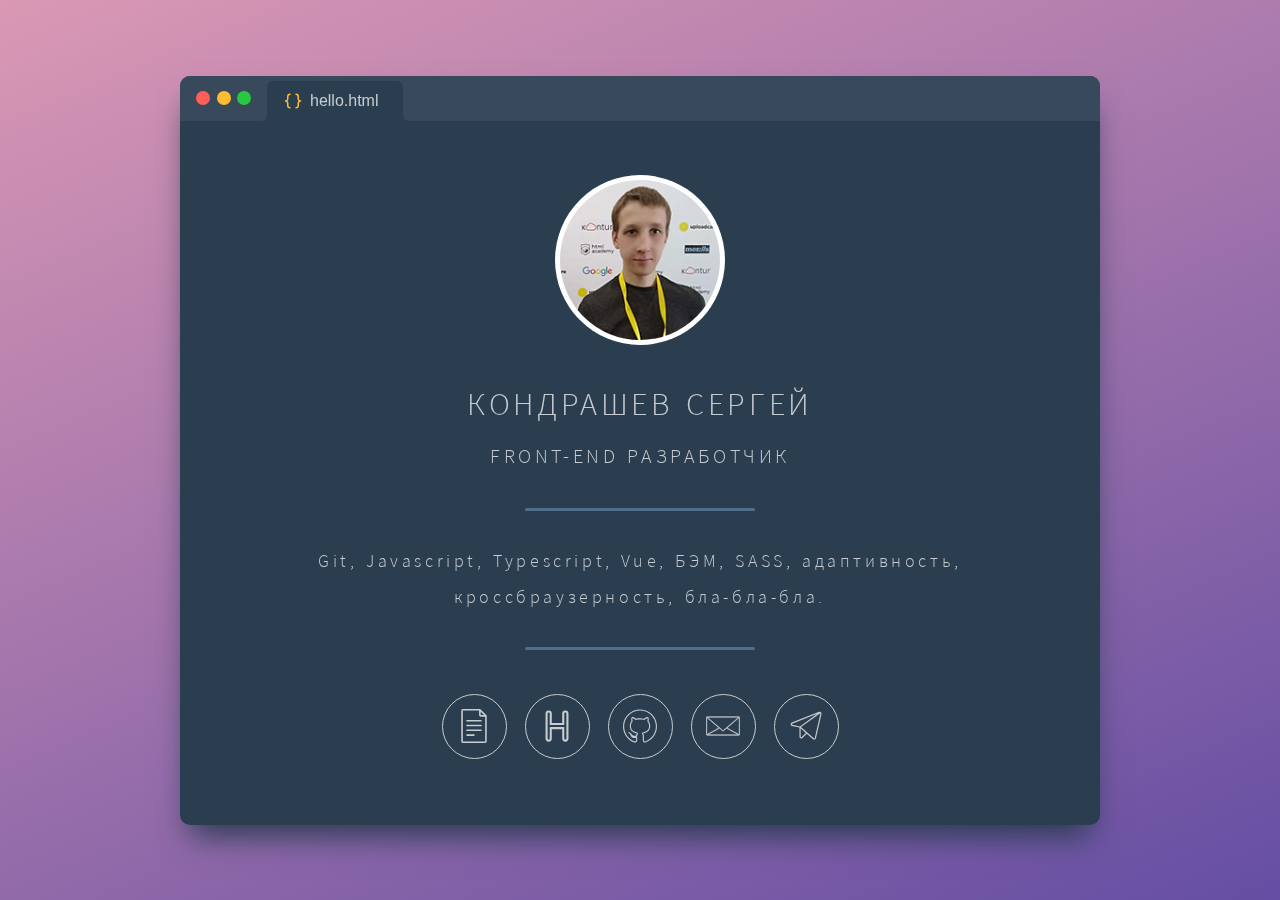
<file: index.html>
<!DOCTYPE HTML>
<html>
	<head>
		<meta charset="utf-8">
		<meta name="viewport" content="width=device-width, initial-scale=1">
    <title>Кондрашев Сергей — front-end разработчик</title>
		<link rel="stylesheet" href="css/main.css">
    <meta content="#2b3e50" name="theme-color">
    <meta name="author" content="Кондрашев Сергей">
    <meta name="description" content="Front-end разработка. Кроссбраузерная, адаптивная верстка по современным стандартам.">
    <meta name="keywords" content="Front-end, HTML-верстка">
    <meta property="og:type" content="website">
    <meta property="og:title" content="Кондрашев Сергей — Front-end разработчик">
		<meta property="og:description" content="Кроссбраузерная, адаптивная верстка по современным стандартам.">
    <meta property="og:url" content="https://dudd1ts.github.io">
    <link rel="icon" href="/favicon.ico" sizes="any">
    <link rel="icon" href="/img/favicons/icon.svg" type="image/svg+xml">
    <link rel="apple-touch-icon" href="/img/favicons/apple-touch-icon.png">
    <link rel="manifest" href="/manifest.webmanifest">
	</head>
	<body class="is-loading no-js">
		<svg xmlns="http://www.w3.org/2000/svg" style="display: none;">
      <symbol id="file" viewBox="0 0 512 512"><path d="M447.933 103.63c-.034-3.077-1.224-6.09-3.485-8.353L352.683 3.51l-.01-.007C350.504 1.338 347.51 0 344.205 0H89.278C75.36 0 64.04 11.32 64.04 25.237v461.525C64.04 500.678 75.36 512 89.277 512H422.72c13.917 0 25.238-11.32 25.238-25.238v-383.01c.002-.043-.02-.08-.025-.123zm-91.74-62.7l50.835 50.835h-49.572c-.695 0-1.262-.567-1.262-1.262V40.93zm67.79 445.833c0 .695-.566 1.26-1.26 1.26H89.277c-.695 0-1.26-.565-1.26-1.26V25.237c0-.695.565-1.26 1.26-1.26h242.94v66.526c0 13.916 11.322 25.24 25.24 25.24h66.526v371.02z"/><path d="M362.088 164.014H149.912c-6.62 0-11.988 5.367-11.988 11.988 0 6.62 5.368 11.988 11.988 11.988h212.175c6.62 0 11.988-5.368 11.988-11.988 0-6.62-5.368-11.988-11.987-11.988zM362.088 236.353H149.912c-6.62 0-11.988 5.368-11.988 11.988 0 6.62 5.368 11.99 11.988 11.99h212.175c6.62 0 11.988-5.37 11.988-11.99s-5.368-11.987-11.987-11.987zM362.088 308.69H149.912c-6.62 0-11.988 5.37-11.988 11.99s5.368 11.987 11.988 11.987h212.175c6.62 0 11.988-5.367 11.988-11.988 0-6.62-5.368-11.99-11.987-11.99zM256 381.03H149.912c-6.62 0-11.988 5.37-11.988 11.99s5.368 11.987 11.988 11.987H256c6.62 0 11.988-5.367 11.988-11.988 0-6.622-5.368-11.99-11.988-11.99z"/></symbol>
      <symbol id="envelope" viewBox="0 0 128 128"><path d="M124 29H4c-1.7 0-3 1.3-3 3v63.8C1 97.6 2.4 99 4.2 99h119.6c1.8 0 3.2-1.4 3.2-3.2V32c0-1.7-1.3-3-3-3zm.9 67.3L79.1 71.1 125 32.2v63.6c0 .2 0 .3-.1.5zM3 95.8V32.2l45.9 38.9L3.1 96.2c-.1-.1-.1-.3-.1-.4zm61.6-15.1c-.3.3-.9.3-1.3 0L4.7 31h118.6L64.6 80.7zm-14-8.2l11.5 9.8c.6.4 1.3.7 1.9.7.7 0 1.4-.2 1.9-.7l11.5-9.7L122.1 97H5.8l44.8-24.5z"/></symbol>
      <symbol id="github" viewBox="0 0 24 24"><path d="M8.567 23.695c-.146 0-.294-.023-.44-.068l-.136-.045C3.22 21.882.02 17.345.02 12.286.02 5.68 5.393.306 12 .306c6.608 0 11.982 5.374 11.982 11.98 0 5.11-3.242 9.66-8.066 11.327l-.13.038c-.128.03-.242.044-.355.044-.797 0-1.446-.648-1.446-1.446V19.31c0-.688-.125-1.168-.373-1.426-.202-.21-.27-.517-.176-.796.093-.277.33-.48.618-.528 2.92-.482 4.342-1.956 4.342-4.504 0-1.19-.318-2.16-.95-2.88-.156-.18-.223-.426-.18-.66.175-.995.147-1.655.065-1.975-.342.047-.996.243-2.07 1-.18.13-.418.176-.638.124-.757-.174-1.625-.265-2.572-.27h-.103c-.943.004-1.81.096-2.576.27-.2.046-.45.004-.632-.128-1.133-.796-1.786-.97-2.066-1.006-.083.315-.114.98.064 1.988.043.233-.022.472-.18.655-.632.725-.952 1.693-.952 2.882 0 2.548 1.42 4.022 4.34 4.504.29.046.528.248.622.528.094.278.025.584-.18.797-.18.188-.296.497-.346.917-.036.304-.247.562-.54.658-.025.008-.05.017-.078.024.11.028.214.08.303.153.183.147.29.37.29.61v1.946c0 .853-.65 1.502-1.448 1.502zM12 1.097C5.83 1.097.812 6.117.812 12.287c0 4.724 2.99 8.962 7.44 10.546l.12.04c.06.02.13.03.196.03.362 0 .656-.294.656-.655V20.25c-.365.078-.912.168-1.424.168-.405 0-.726-.057-.953-.167-.748-.357-1.13-.803-1.516-1.762-.178-.447-.475-.823-.906-1.15l-1.257-.95 1.558.244c.318.05.585.19.772.407.123.14.255.322.394.517.477.664 1.082 1.49 2.078 1.396.52-.054.954-.137 1.29-.244.066-.593.255-1.056.557-1.372-3.272-.536-5.002-2.365-5.002-5.282 0-1.386.386-2.53 1.146-3.402-.11-.607-.314-2.094.126-2.74l.092-.135.16-.032c.05-.01.12-.02.22-.02.45 0 1.275.202 2.64 1.163.82-.188 1.745-.286 2.748-.29l.45-.063v.067c.897.026 1.694.123 2.408.287 1.36-.958 2.195-1.16 2.657-1.16.084 0 .145.008.185.014l.17.025.097.14c.442.644.24 2.135.13 2.747.76.867 1.145 2.01 1.145 3.398 0 2.917-1.73 4.746-5.004 5.286.594.614.594 1.635.594 1.97v2.938c0 .412.392.737.814.636l.078-.023c4.495-1.55 7.522-5.802 7.522-10.573 0-6.17-5.02-11.19-11.19-11.19z"/></symbol>
      <symbol id="code" viewBox="0 0 24 24"><path d="M6 6a2 2 0 0 1 2-2 1 1 0 0 0 0-2 4 4 0 0 0-4 4v3a2 2 0 0 1-2 2 1 1 0 0 0 0 2 2 2 0 0 1 2 2v3a4 4 0 0 0 4 4 1 1 0 0 0 0-2 2 2 0 0 1-2-2v-3a4 4 0 0 0-1.38-3A4 4 0 0 0 6 9Zm16 5a2 2 0 0 1-2-2V6a4 4 0 0 0-4-4 1 1 0 0 0 0 2 2 2 0 0 1 2 2v3a4 4 0 0 0 1.38 3A4 4 0 0 0 18 15v3a2 2 0 0 1-2 2 1 1 0 0 0 0 2 4 4 0 0 0 4-4v-3a2 2 0 0 1 2-2 1 1 0 0 0 0-2Z"/></symbol>
      <symbol id="habr" viewBox="0 0 48 48"><path fill-rule="evenodd" d="M13 12a3 3 0 1 1 6 0v9h10v-9a3 3 0 1 1 6 0v24a3 3 0 1 1-6 0v-9H19v9a3 3 0 1 1-6 0V12Zm3-1a1 1 0 0 0-1 1v24a1 1 0 1 0 2 0V25h14v11a1 1 0 1 0 2 0V12a1 1 0 1 0-2 0v11H17V12a1 1 0 0 0-1-1Z" /></symbol>
      <symbol id="tg" viewBox="0 0 256 256"><path d="M228.646 34.768a11.965 11.965 0 0 0-12.218-2.076L31.871 105.197a12 12 0 0 0 2.035 22.935L84 138.152v61.832a11.814 11.814 0 0 0 7.408 11.086 12.171 12.171 0 0 0 4.668.945 11.832 11.832 0 0 0 8.41-3.546l28.596-28.596 42.193 37.13a11.898 11.898 0 0 0 7.888 3.002 12.112 12.112 0 0 0 3.723-.59 11.898 11.898 0 0 0 8.013-8.74l37.614-164.133a11.972 11.972 0 0 0-3.867-11.774Zm-196.371 81.95a3.866 3.866 0 0 1 2.522-4.075L203.972 46.18l-116.9 84.428-51.597-10.32a3.866 3.866 0 0 1-3.2-3.57Zm66.553 86.095A4 4 0 0 1 92 199.984V143.72l35.064 30.857ZM224.715 44.755 187.1 208.888a4 4 0 0 1-6.541 2.11L94.405 135.18l129.663-93.645a3.807 3.807 0 0 1 .647 3.219Z"/></symbol>
    </svg>
		<!-- Wrapper -->
			<div class="page-wrapper">

				<!-- Main -->
					<main class="page-main" itemscope itemtype="http://schema.org/Person">
            <div class="header">
              <div class="header__buttons">
                <div class="header__button"></div>
              </div>
              <div class="tab">
                <span class="tab__left-corner"></span>
                <svg class="icon-code"><use xlink:href="#code"></use></svg>
                <span>hello.html</span>
                <span class="tab__right-corner"></span>
              </div>
            </div>
						<div class="page-content">
              <img class="avatar" src="img/photo-small.jpg" alt="Кондрашев Сергей - фото" itemprop="image">
							<h1 class="name"><span itemprop="familyName">Кондрашев</span> <span itemprop="givenName">Сергей</span></h1>
							<h2 class="job-title" itemprop="jobTitle">Front-end разработчик</h2>
							<p class="description">Git, Javascript, Typescript, Vue, БЭМ, SASS, адаптивность, кроссбраузерность, <span class="nowrap">бла-бла-бла</span>.</p>
              <ul class="icons">
                <li><a href="https://east-othnielia-007.notion.site/dfd9ad51a5f04ea081713d7864282652" target="_blank" title="Резюме" class="contacts__item"><svg class="icon"><use xlink:href="#file"></use></svg></a></li>
                <li><a href="https://career.habr.com/sergeykondrashev" target="_blank" title="Хабр Карьера"><svg class="icon  icon--habr"><use xlink:href="#habr"></use></svg></a></li>
                <li><a href="https://github.com/dudd1ts" target="_blank" title="Github"><svg class="icon"><use xlink:href="#github"></use></svg></a></li>
                <li><a href="mailto:kserg90@gmail.com" target="_blank" title="E-mail" class=""><svg class="icon icon--envelope"><use xlink:href="#envelope"></use></svg></a></li>
                <li><a href="https://t.me/Duddits" target="_blank" title="Телеграм"><svg class="icon  icon--tg"><use xlink:href="#tg"></use></svg></a></li>
              </ul>
						</div>
					</main>

			</div>

		<!-- Scripts -->
			<script>
				document.body.classList.remove("no-js");
				window.addEventListener('load', function() { document.body.classList.remove('is-loading'); });
			</script>

	</body>
</html>
</file>
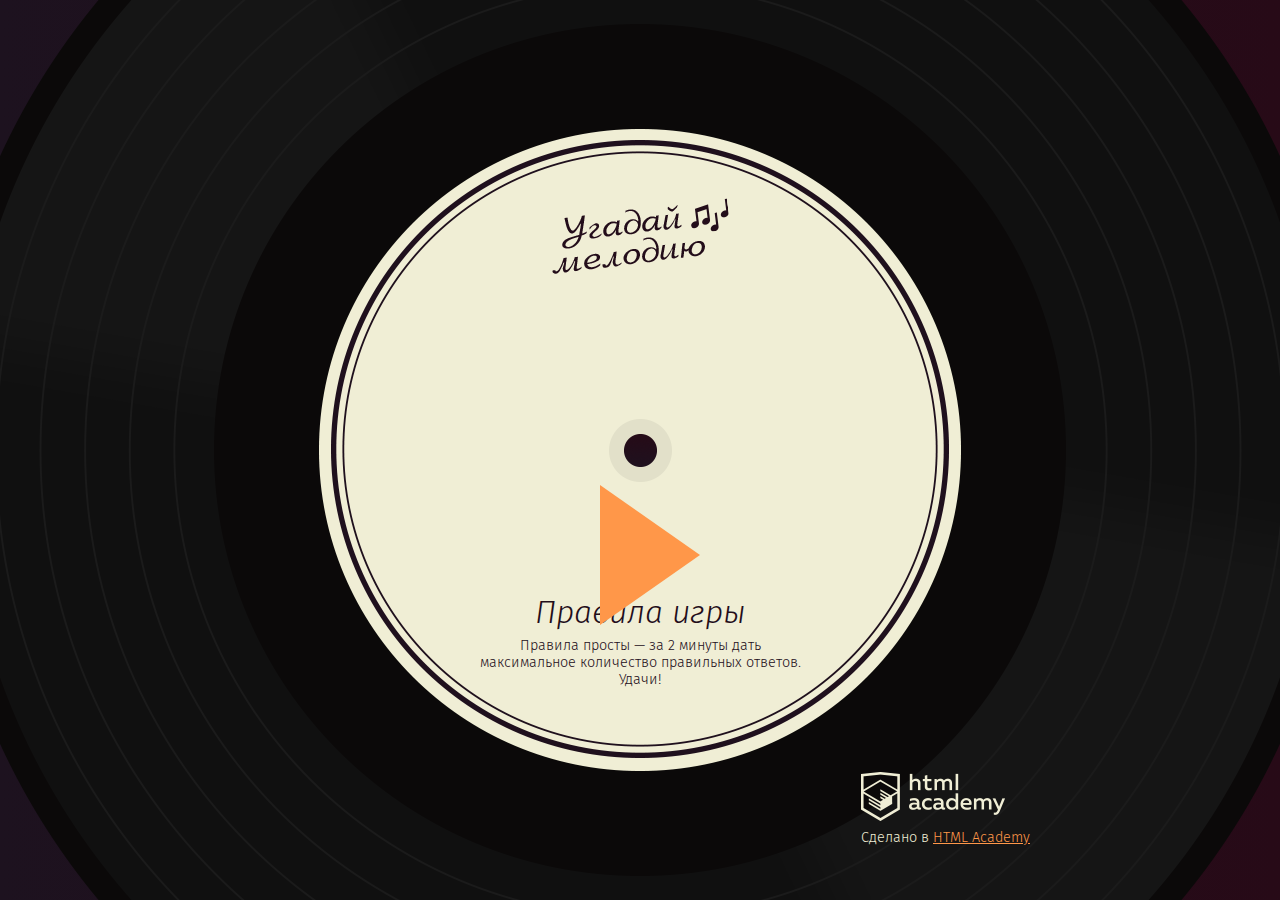
<file: guess-melody/index.html>
<!DOCTYPE html>
<html lang="en">
<head>
  <meta charset="UTF-8">
  <title>Угадай мелодию</title>
  <link href="https://fonts.googleapis.com/css?family=Fira+Sans:300,300i,400,500i,700i&amp;subset=cyrillic" rel="stylesheet">
  <link href="css/style.css" rel="stylesheet">
</head>
<body>

<svg xmlns="http://www.w3.org/2000/svg" style="position: absolute; left: -1200em;">
  <filter id="blur">
    <feGaussianBlur in="SourceGraphic" stdDeviation="5"></feGaussianBlur>
    <feOffset dx="0" dy="0"></feOffset>
    <feMerge>
      <feMergeNode></feMergeNode>
      <feMergeNode in="SourceGraphic"></feMergeNode>
    </feMerge>
  </filter>
</svg>

<div class="app">
  <section class="main"></section>

  <section class="copyright">
    Сделано в <a class="copyright-link" href="https://htmlacademy.ru" target="_blank">HTML Academy</a>
  </section>
</div>

<template id="templates">

  <!-- Проигрыватель -->
  <div class="player">
    <audio></audio>
    <button class="player-control" type="button">Play</button>
    <div class="player-track">
      <span class="player-status"></span>
    </div>
  </div>

</template>

<script src="js/main.js"></script>
</body>
</html>
</file>
<file: css/main.css>
@charset "UTF-8";

@font-face {
  font-family: 'Source Sans Pro';
  src: url('/fonts/sourcesanspro-300-normal.woff2') format('woff2'),
      url('/fonts/sourcesanspro-300-normal.woff') format('woff');
  font-weight: normal;
  font-style: normal;
  font-display: swap;
}

/* Reset */
html,body,div,span,applet,object,iframe,h1,h2,h3,h4,h5,h6,p,blockquote,pre,a,abbr,acronym,address,big,cite,code,del,dfn,em,img,ins,kbd,q,s,samp,small,strike,strong,sub,sup,tt,var,b,u,i,center,dl,dt,dd,ol,ul,li,fieldset,form,label,legend,table,caption,tbody,tfoot,thead,tr,th,td,article,aside,canvas,details,embed,figure,figcaption,footer,header,main,menu,nav,output,ruby,section,summary,time,mark,audio,video {
  margin: 0;
  padding: 0;
  font: inherit;
  font-size: 100%;
  vertical-align: baseline;
  border: 0;
}

article,aside,details,figcaption,figure,footer,header,main,menu,nav,section {
  display: block;
}

body {
  line-height: 1;
  -webkit-text-size-adjust: none;
}

ol,ul {
  list-style: none;
}

/* Box Model */

*,*:before,*:after {
  box-sizing: border-box;
}

/* Basic */

body {
  display: flex;
  min-height: 100vh;
  min-width: 320px;
  font-weight: 400;
  font-size: 18px;
  line-height: 2;
  font-family: 'Source Sans Pro', Helvetica, sans-serif;
  color: #c7ccd1;
  letter-spacing: 0.2em;
  background: linear-gradient(337deg, #654ea3, #da98b4);
}

body.is-loading {
  transition: none !important;
  animation: none !important;
}

.no-js .page-main {
  transform: none;
  opacity: 1;
}

.nowrap {
  white-space: nowrap;
}

/* Icons */

.icons {
  display: flex;
  flex-wrap: wrap;
  justify-content: center;
  padding-left: 0;
  list-style: none;
}

.icons li {
  display: block;
  padding: 12px 9px;
}

.icons a {
  display: flex;
  justify-content: center;
  width: 65px;
  height: 65px;
  color: #c8cccf;
  text-decoration: none;
  border: solid 1px currentColor;
  border-radius: 100%;
  transition: color .3s ease;
}

.icons a:hover {
  color: #4d6e8c;
}

.icon {
  width: 34px;
  height: 48px;
  margin: auto 0;
  fill: currentColor;
}

.icon--envelope {
  stroke: currentColor;
  stroke-width: 2px;
}

.icon--habr {
  width: 50px;
  height: 50px;
}

.icon--tg {
  width: 38px;
  height: 38px;
}

/* Main */

.page-main {
  position: relative;
  max-width: 920px;
  border-radius: 10px;
  text-align: center;
  transform: rotateX(0deg);
  transform-origin: 50% 50%;
  cursor: default;
  opacity: 1;
  transition: opacity 1s ease, transform 1s ease;
  box-shadow: rgb(38, 57, 77) 0px 20px 30px -10px;
  background: rgb(43, 62, 80);
  overflow: hidden;
}

.header {
  display: flex;
  height: 45px;
  background: #37495a;
  padding: 0 16px;
}

.header__buttons {
  width: 55px;
  height: 14px;
  margin: auto 16px auto 0;
  display: flex;
  justify-content: space-between;
}

.header__buttons::before,
.header__buttons::after,
.header__button {
  display: block;
  width: 14px;
  height: 14px;
  border-radius: 100%;
}

.header__buttons::before {
  content: '';
  background-color: #ff5f57;
}

.header__buttons::after {
  content: '';
  background-color: #28c840;
}

.header__button {
  background-color: #febc2e;
}

.name {
  text-transform: uppercase;
  font-size: 32px;
}

.job-title {
  text-transform: uppercase;
  font-size: 20px;
}

.tab {
  display: flex;
  align-items: center;
  padding-left: 17px;
  padding-right: 25px;
  margin-top: 5px;
  height: 40px;
  border-top-left-radius: 6px;
  border-top-right-radius: 6px;
  background: rgb(43, 62, 80);
  position: relative;
  font-family: 'Segoe UI', Helvetica, sans-serif;
  font-size: 16px;
  letter-spacing: normal;
}

.tab__left-corner,
.tab__right-corner,
.tab::before,
.tab::after {
  display: block;
  position: absolute;
  bottom: 0px;
  width: 12px;
  height: 12px;

}

.tab::before,
.tab::after {
  content: '';
  background: rgb(43, 62, 80);
}

.tab::before {
  left: -12px;
}

.tab::after {
  right: -12px;
}

.tab__left-corner {
  left: -12px;
  border-bottom-right-radius: 6px;
  background: #37495a;
  z-index: 1;
}

.tab__right-corner {
  right: -12px;
  border-bottom-left-radius: 6px;
  background: #37495a;
  z-index: 1;
}

.icon-code {
  width: 18px;
  height: 18px;
  fill: #febc2e;
  margin-right: 8px;
}

.page-content {
  padding: 54px;
}

.avatar {
  display: block;
  width: 170px;
  margin: 0 auto 27px;
  border-radius: 100%;
  background-color: #ffffff;
  padding: 5px;
}

.description:before,
.description:after {
  content: "";
  display: block;
  margin: 32px auto;
  max-width: 230px;
  height: 3px;
  border-radius: 2px;
  background: #4d6e8c;
}

.separator {
  display: block;
  margin: 32px auto;
  max-width: 230px;
  height: 3px;
  border-radius: 2px;
  background: #4d6e8c;
  border: none;
}


body.is-loading .page-main {
  transform: rotateX(15deg);
  opacity: 0;
}

/* Wrapper */

.page-wrapper {
  position: relative;
  z-index: 2;
  display: flex;
  flex-direction: column;
  justify-content: space-between;
  align-items: center;
  height: 100%;
  min-height: 100%;
  padding: 27px;
  margin: auto;
  perspective: 1000px;
}

.page-wrapper > * {
  z-index: 1;
}

@media screen and (max-width: 520px) {
  .page-content {
    padding: 45px 28px 35px;
  }

  .avatar {
    width: 150px;
    margin-bottom: 20px;
  }

  .name {
    font-size: 24px;
    line-height: 1.4;
    margin-bottom: 10px;
  }

  .job-title {
    font-size: 17px;
    line-height: 1.3;
  }

  .description {
    font-size: 17px;
    line-height: 1.3;
  }

  .description:before,
  .description:after {
    margin: 25px auto;
    max-width: 200px;
  }

  .icons li {
    padding: 10px;
  }
}

@media screen and (max-width: 360px) {
  .page-wrapper {
    padding: 13px;
  }
}
</file>
<file: guess-melody/css/style.css>
@charset "UTF-8";
/*
 * Общие переменные scss, стили лейаута, которые применяются
 * ко всем страницам и стили переиспользуемых элементов
 */
html, body {
  padding: 0;
  margin: 0; }

html {
  background: #1d121f linear-gradient(90deg, #1d121f, #270a17);
  height: 100%; }

body {
  align-items: center;
  background: url("../img/vinyl.png") center no-repeat;
  color: #fff;
  display: flex;
  font: 1em "Fira Sans", sans-serif;
  justify-content: center;
  height: 100%;
  min-height: 850px; }

.app {
  height: 850px;
  position: relative;
  width: 780px; }

.copyright {
  bottom: 2em;
  color: #f0eed5;
  font-size: 0.9em;
  font-weight: 300;
  position: absolute;
  right: 0;
  white-space: nowrap; }

.copyright-link {
  color: #ff9749; }

.copyright-link::before {
  bottom: 100%;
  content: url("../img/ha-logo.png");
  height: 50px;
  left: 0;
  margin-bottom: 0.5em;
  position: absolute;
  width: 145px; }

.copyright-link:hover {
  color: #f00; }

.player-wrapper {
  animation: fadein 1000ms ease-out;
  animation-iteration-count: 1;
  background: url("../img/player-background.png") no-repeat 0 100%;
  background-size: cover;
  margin-right: 20px; }

@keyframes fadein {
  0% {
    opacity: 0; }
  100% {
    opacity: 1; } }

/*
 * Разметка главного блока:
 */
.main {
  align-items: center;
  box-sizing: border-box;
  display: flex;
  flex-direction: column;
  flex-wrap: wrap;
  height: 100%;
  justify-content: center;
  position: relative;
  width: 100%; }

.main-wrap {
  position: relative;
  z-index: 1; }

.logo {
  background: url("../img/melody-logo.png") center no-repeat;
  height: 83px;
  left: 50%;
  margin-top: 170px;
  overflow: hidden;
  position: absolute;
  text-indent: -100em;
  top: 0;
  transform: translateX(-50%);
  width: 186px; }

.title {
  color: #230d1a;
  display: block;
  font: italic 300 2em "Fira Sans", sans-serif;
  margin: 0 0 0.2em; }

.text {
  color: #230d1a;
  display: block;
  font: 300 0.9em "Fira Sans", sans-serif;
  margin: 0 0 1em; }

.main--level {
  justify-content: flex-start;
  padding-top: 210px; }
  .main--level .main-title {
    margin-bottom: 0.8em; }

.main-player {
  height: 55px;
  margin-bottom: 80px;
  overflow: hidden;
  width: 530px; }

.main-list {
  display: flex;
  margin: 140px auto 0; }

.main-answer-r {
  left: -900em;
  position: absolute; }

.main-answer {
  box-sizing: border-box;
  color: #230d1a;
  cursor: pointer;
  display: flex;
  flex-direction: column;
  font-size: 0.9em;
  font-weight: 300;
  margin: 0 5px;
  padding: 0;
  position: relative;
  text-align: center;
  width: 134px; }

.main-answer:hover .main-answer-preview {
  border-color: #ff9749; }

.main-answer:active .main-answer-preview {
  border-color: red; }

.main-answer-preview {
  background: #f0eed5;
  border: solid 5px #230d1a;
  border-radius: 134px;
  box-sizing: border-box;
  height: 134px;
  margin-bottom: 11px;
  overflow: hidden;
  width: 134px; }

.genre-answer {
  display: flex;
  margin: 18px 0; }

.player-wrapper {
  height: 55px;
  width: 410px; }

.genre-answer input[type=checkbox] {
  position: absolute;
  left: -900em; }

.genre-answer-check {
  background: url("../img/icon-note-inactive.png") no-repeat;
  height: 49px;
  width: 35px; }

input[type=checkbox]:checked + .genre-answer-check {
  background-image: url("../img/icon-note-active.png"); }

.genre-answer-send {
  background: #f0eed5;
  border: solid 4px #ff9749;
  border-radius: 20px;
  color: #230d1a;
  display: block;
  font: italic 300 2em "Fira Sans", sans-serif;
  margin: 20px auto 0;
  padding: 0 20px;
  text-align: center; }

.genre-answer-send:hover {
  color: #ff9749; }

.main--result {
  justify-content: flex-start;
  padding-top: 315px;
  text-align: center; }
  .main--result .title {
    margin-bottom: 130px; }

.main-stat {
  color: #230d1a;
  font: italic 300 2em/1.3 "Fira Sans", sans-serif; }

.main-comparison {
  color: #230d1a;
  font-size: 0.9em;
  font-weight: 300;
  margin-bottom: 30px; }

.main-replay {
  color: #ff9749;
  cursor: pointer;
  font-size: 2em;
  font-weight: 300; }

.main-replay:hover {
  color: red; }

/*
 * Приветственный экран игры: правила игры и кнопка начала
 */
.main--welcome {
  padding-top: 395px; }
  .main--welcome .text {
    text-align: center;
    width: 23em; }

.main-play {
  background: transparent;
  border-color: transparent;
  border-left-color: #ff9749;
  border-style: solid;
  border-width: 70px 0 70px 100px;
  font-size: 0;
  height: 0;
  margin-top: -185px;
  margin-left: 20px;
  padding: 0;
  position: absolute;
  text-indent: -100em;
  transform-origin: center;
  width: 0; }

.main-play:hover {
  transform: scale(1.05); }

.main-play:active {
  transform: scale(1.04); }

.timer {
  height: 100%;
  left: 0;
  position: absolute;
  top: 0;
  width: 100%;
  z-index: 0; }

.timer-line {
  fill: transparent;
  stroke: #ff9749;
  stroke-width: 15px;
  height: 100%;
  width: 100%; }

.timer-value {
  color: #ff9749;
  font-size: 2em;
  font-weight: 300;
  left: 50%;
  position: absolute;
  top: 0;
  transform: translateX(-50%); }

.timer-value-mins,
.timer-value-secs {
  display: inline-block;
  width: 2ex; }

.timer-value-mins {
  text-align: right; }

.timer-value-secs {
  text-align: left; }

.timer-value-dots {
  animation: blink 1000ms steps(1, end) infinite; }

.timer-value--finished {
  animation: shrink 2000ms infinite;
  color: red; }
  .timer-value--finished .timer-value-dots {
    animation: none; }

@keyframes blink {
  0% {
    opacity: 0; }
  50% {
    opacity: 1; } }

@keyframes shrink {
  0% {
    transform: translateX(-50%) scale(1); }
  50% {
    transform: translateX(-50%) scale(1.1); }
  100% {
    transform: translateX(-50%) scale(1); } }
</file>
